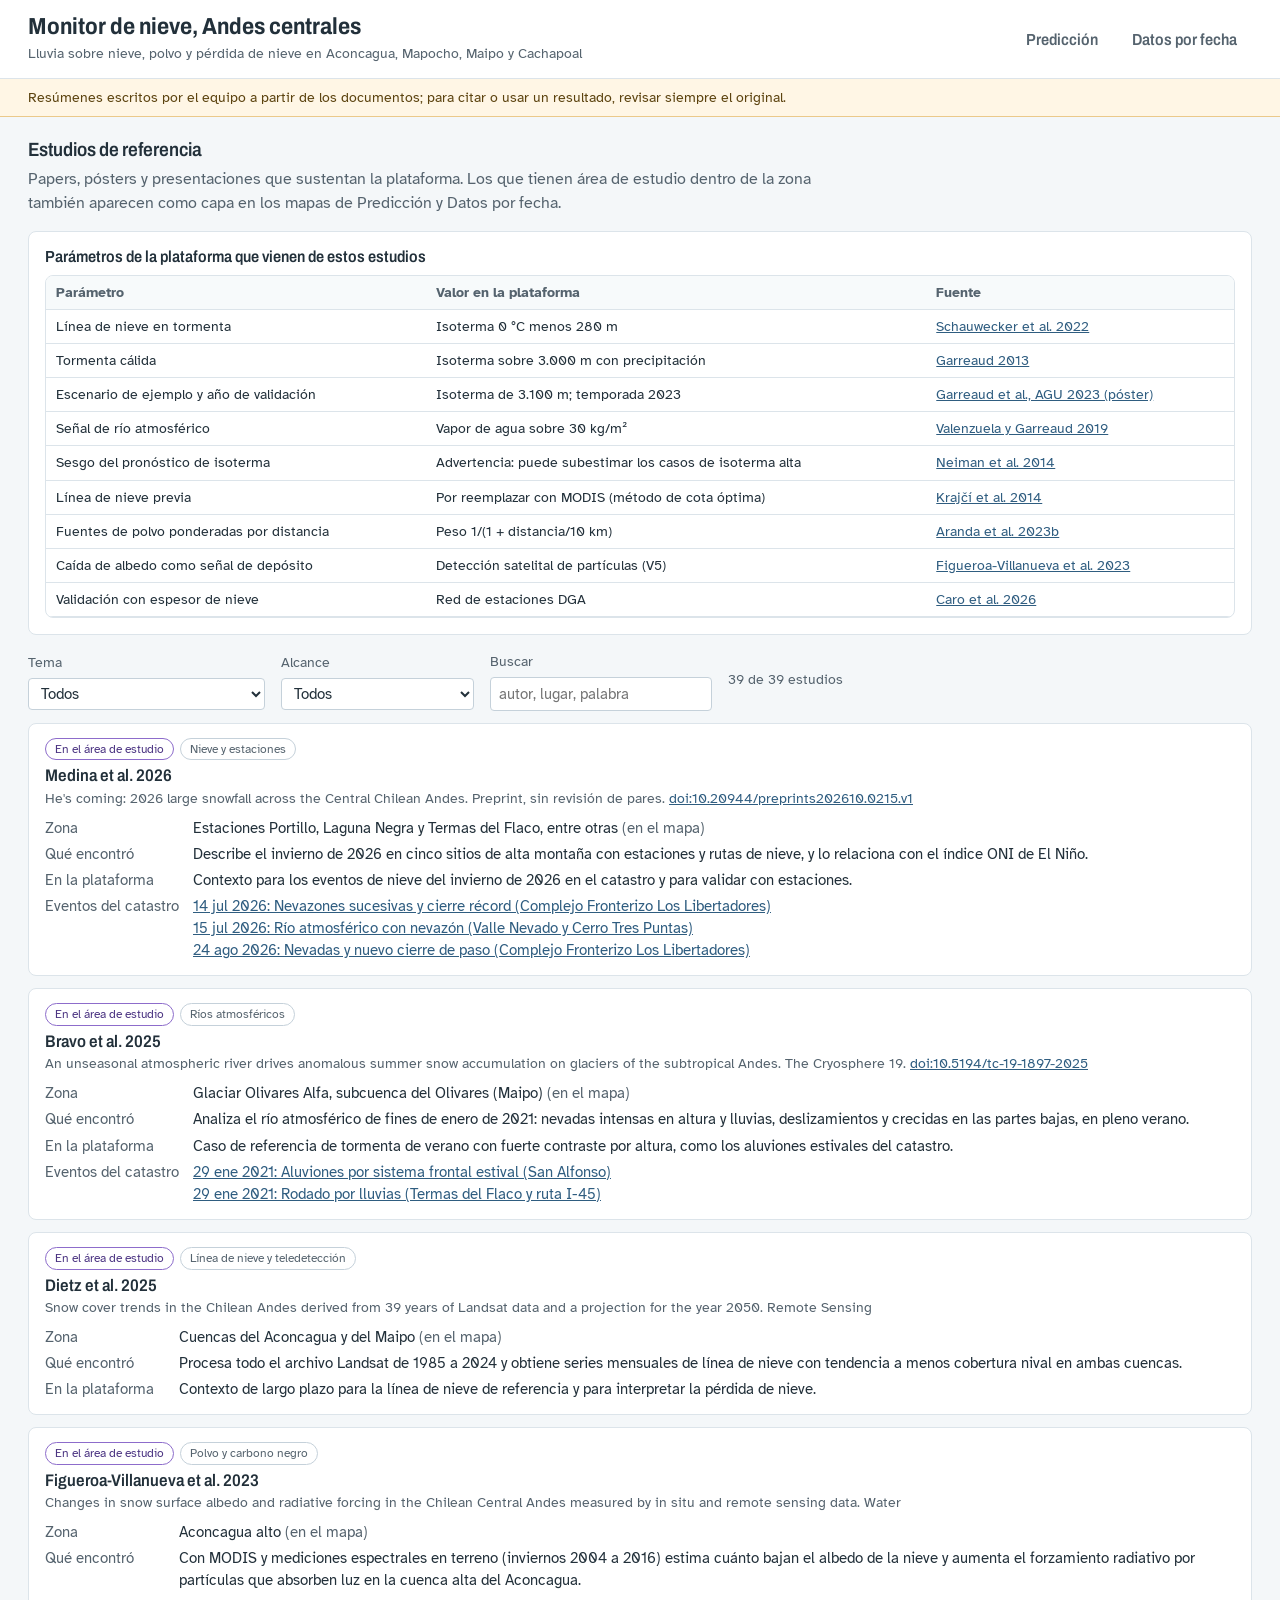
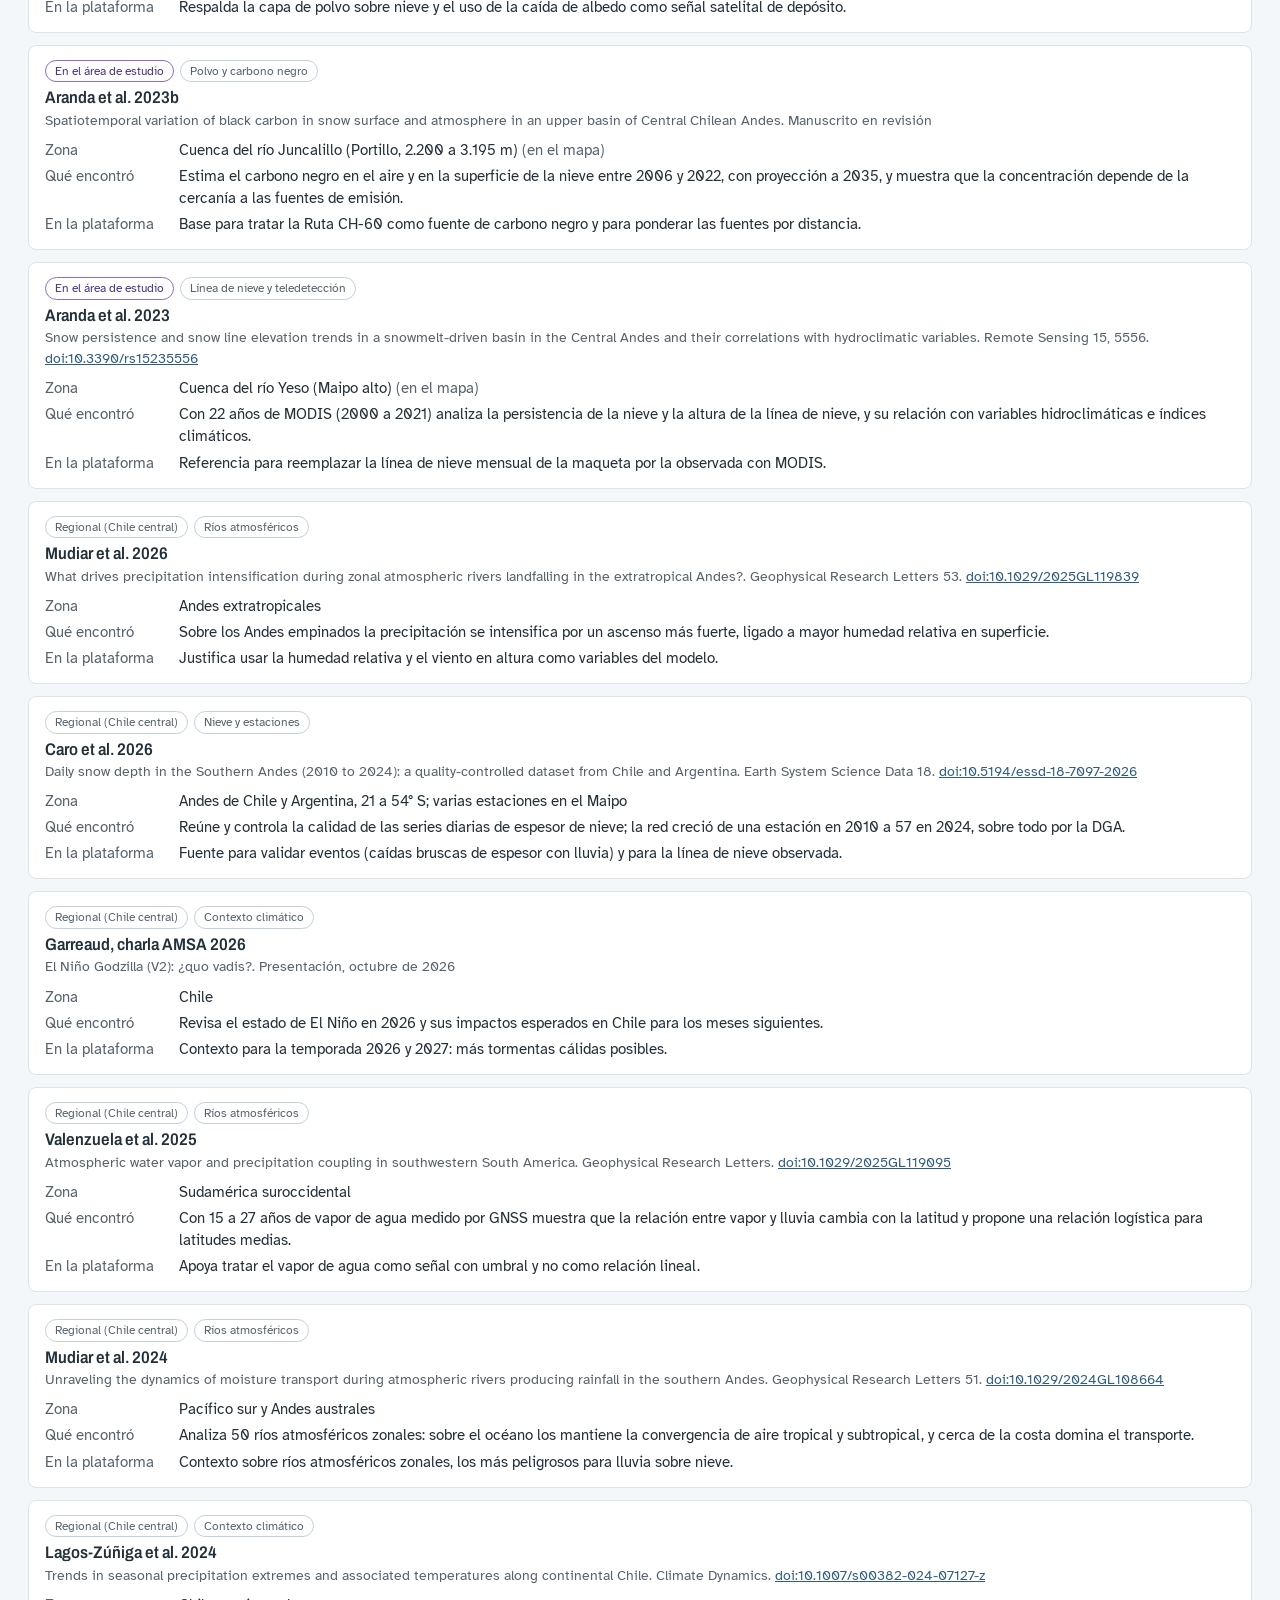
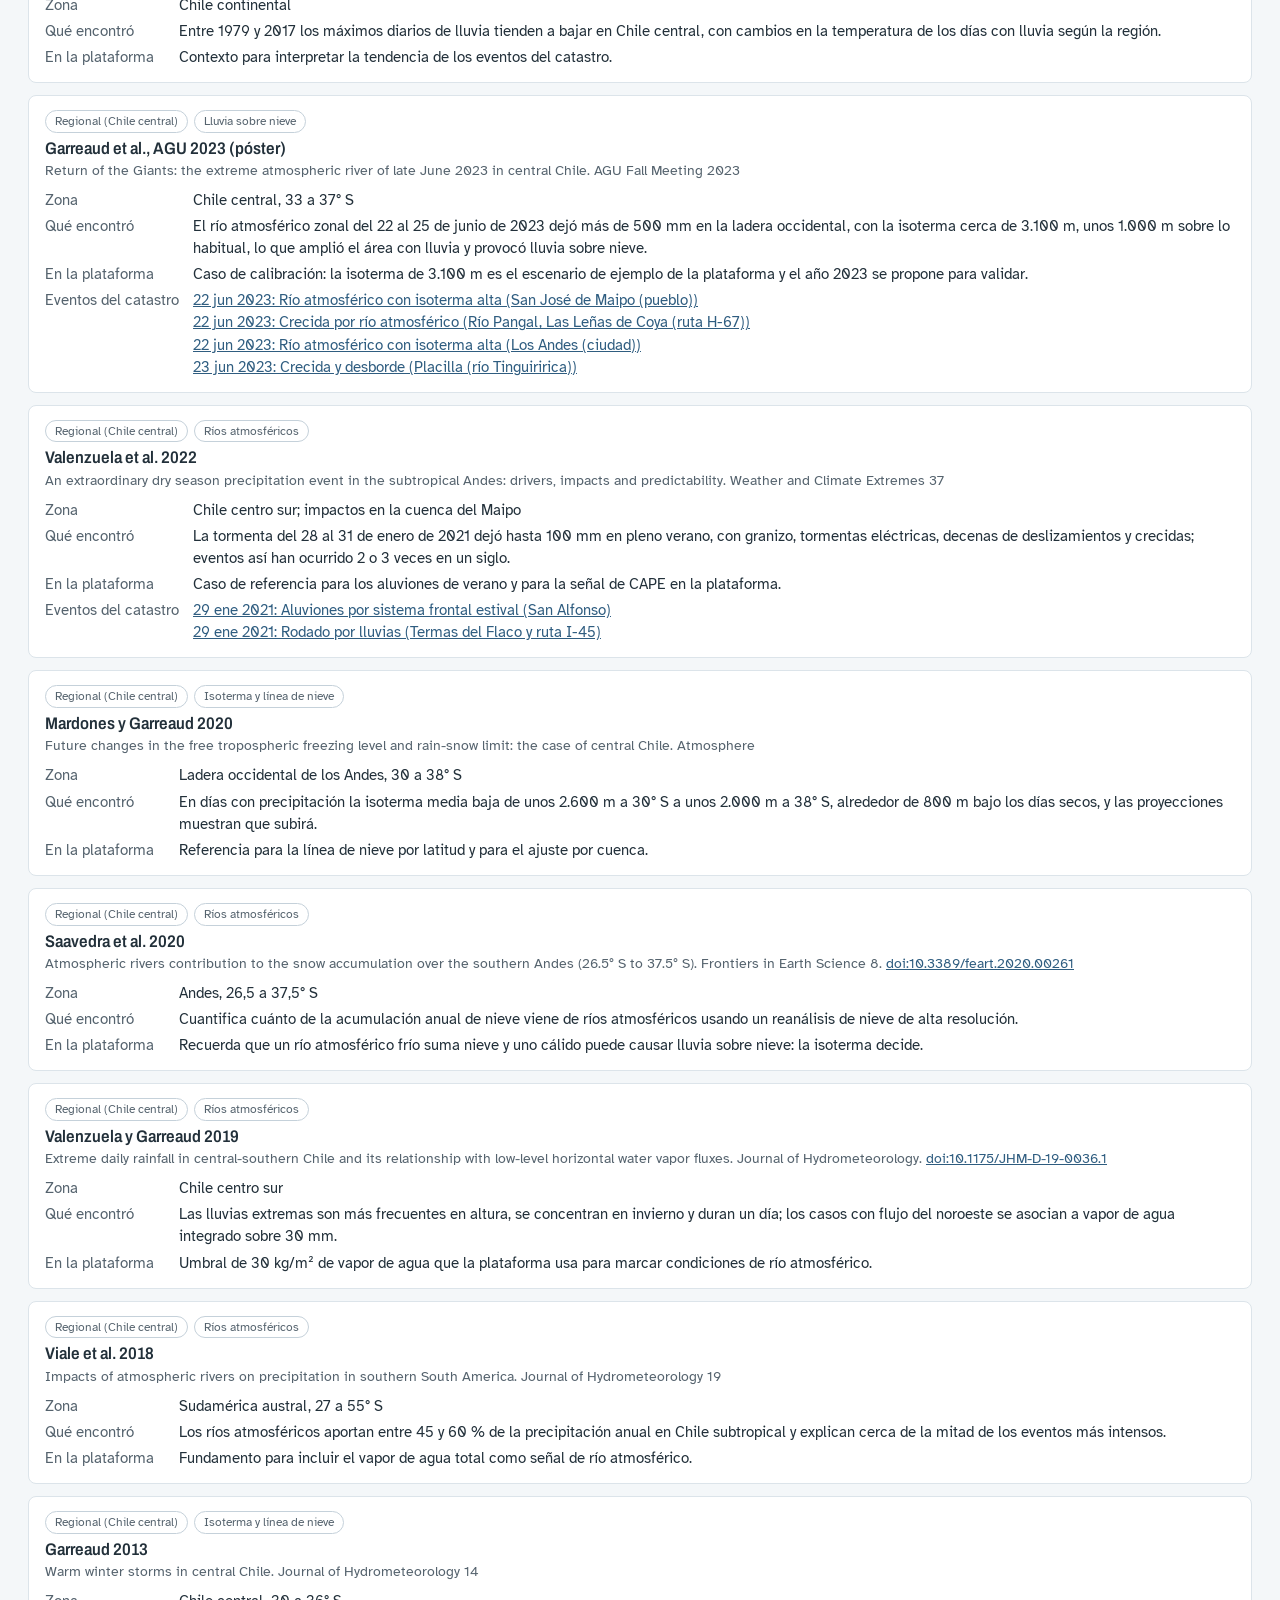
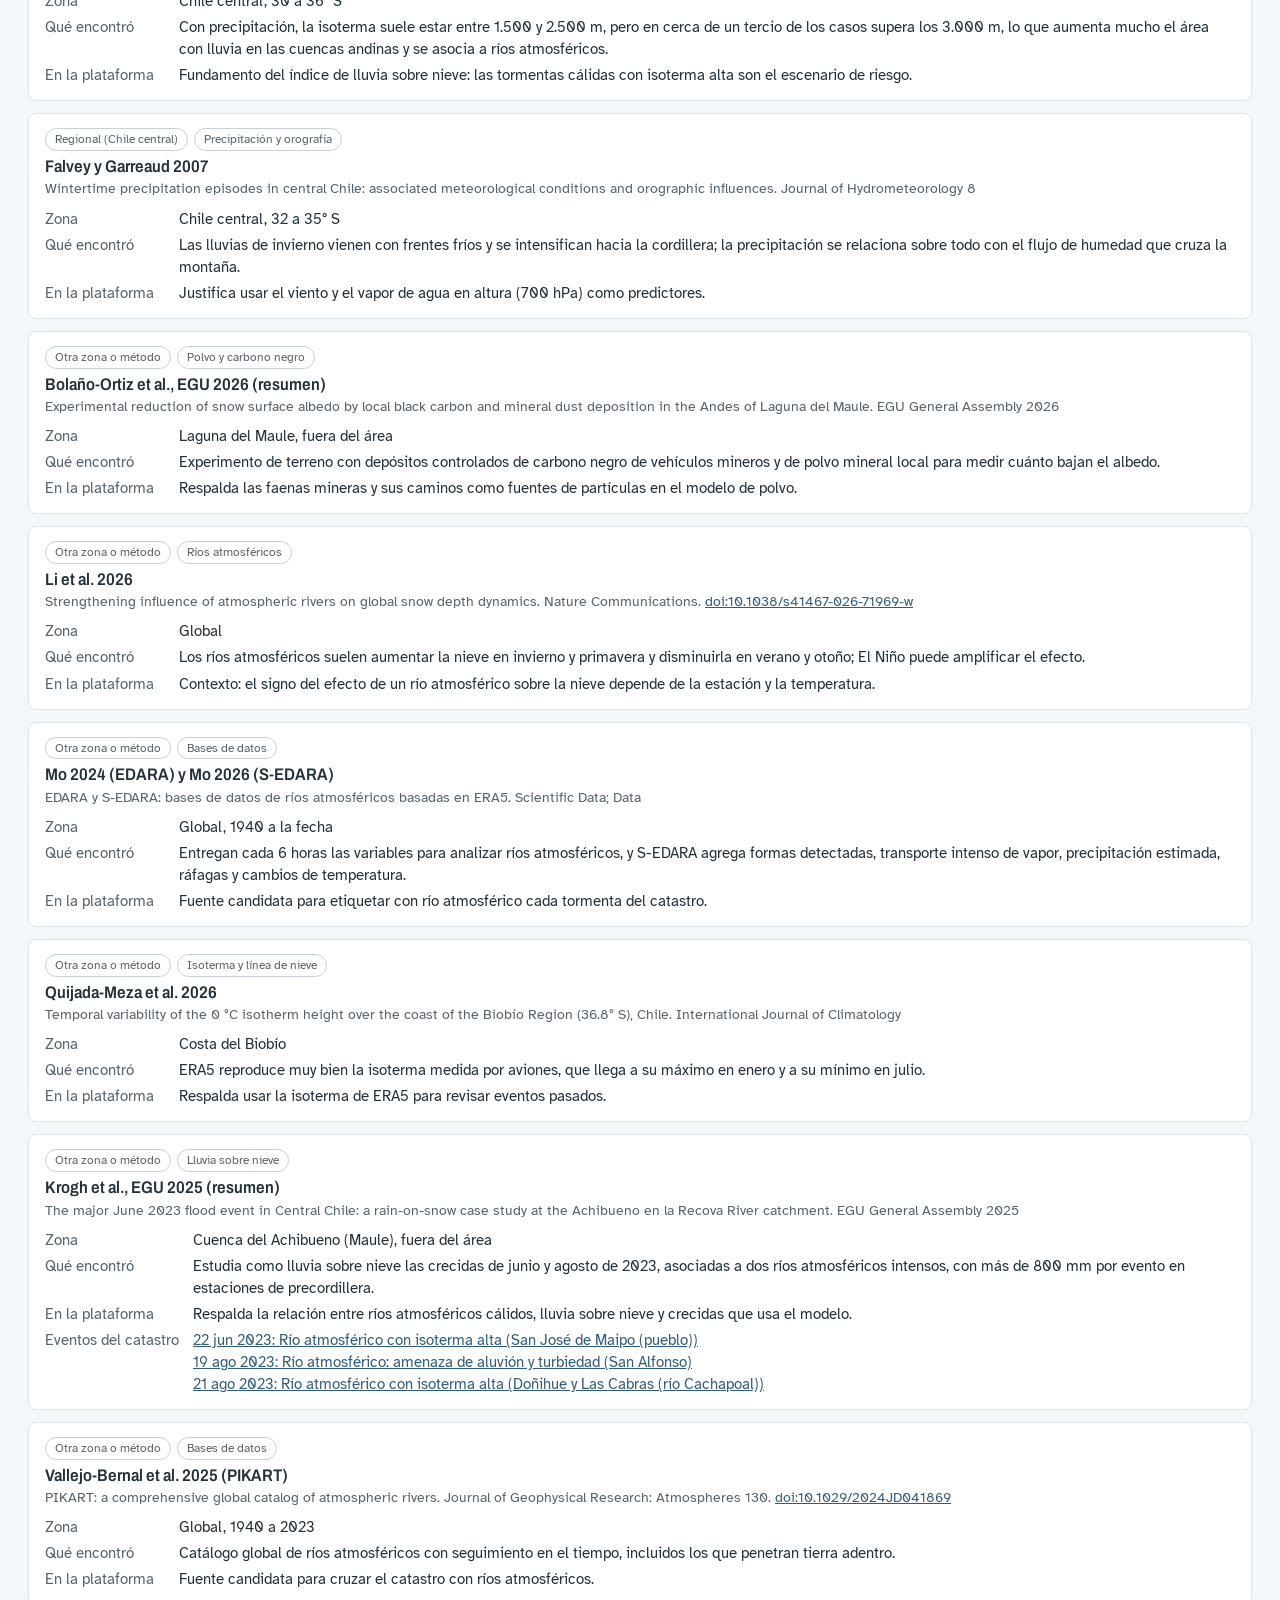
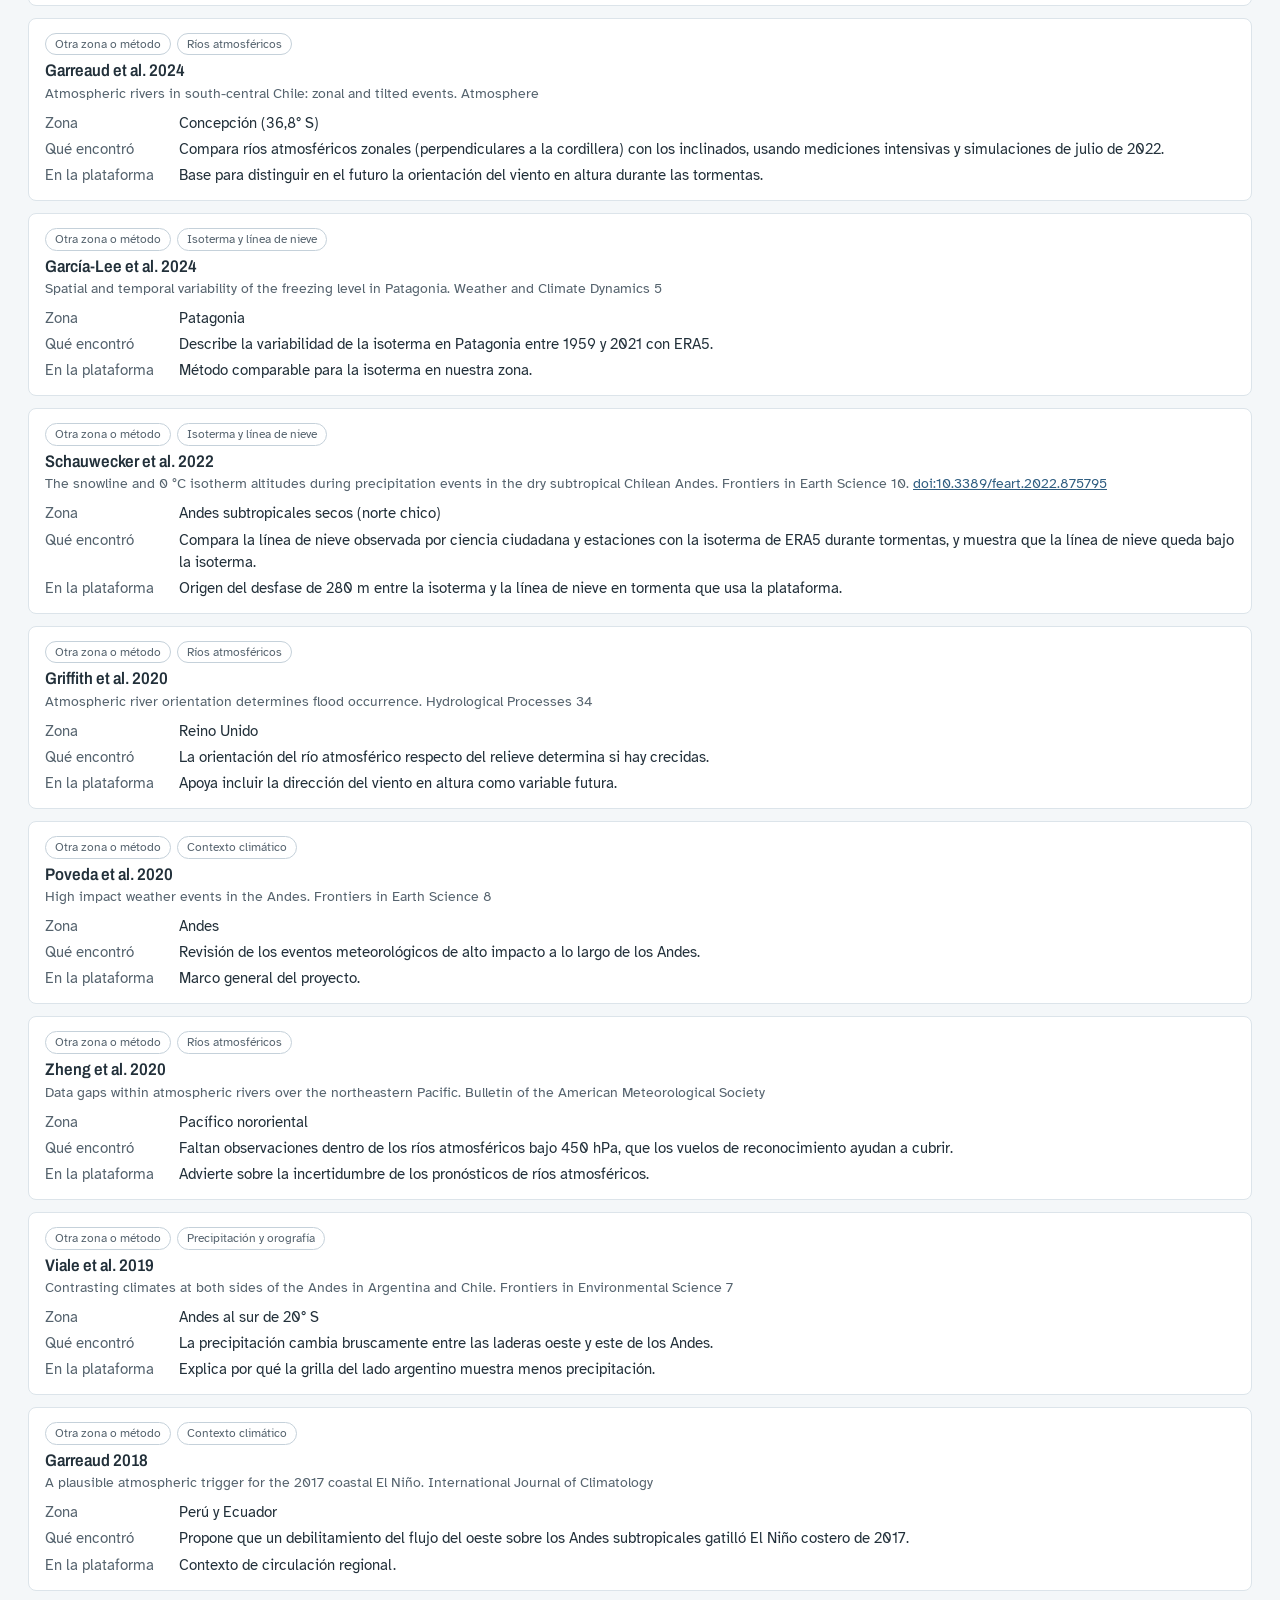
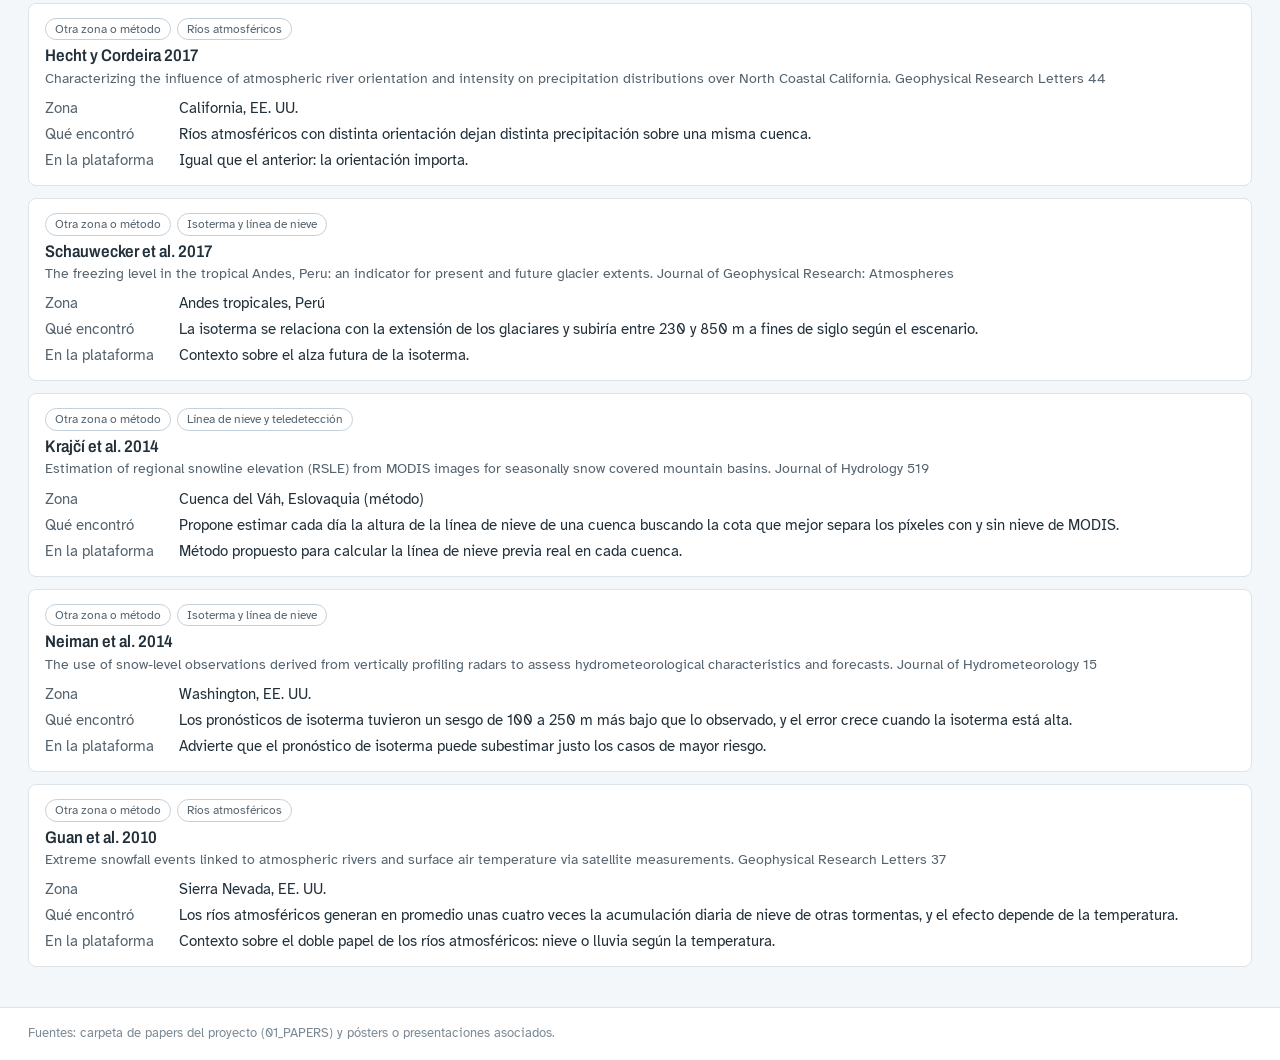
<file: monitor_nieve_sitio (12)/estudios.html>
<!DOCTYPE html>
<html lang="es">
<head>
<meta charset="utf-8">
<meta name="viewport" content="width=device-width, initial-scale=1">
<title>Estudios de referencia, monitor de nieve</title>
<link rel="preconnect" href="https://fonts.googleapis.com">
<link rel="preconnect" href="https://fonts.gstatic.com" crossorigin>
<link href="https://fonts.googleapis.com/css2?family=Archivo:wdth,wght@87.5,500;87.5,600;87.5,700&family=Atkinson+Hyperlegible:wght@400;700&display=swap" rel="stylesheet">
<link rel="stylesheet" href="assets/estilo.css">
<style>
.lista-estudios{display:grid;gap:12px}
.estudio{background:var(--papel);border:1px solid var(--neblina);border-radius:var(--r-m);padding:14px 16px;scroll-margin-top:16px}
.estudio:target{border-color:#8D6CCB;box-shadow:0 0 0 2px #E6DAFA}
.estudio h3{font-size:1.05rem}
.estudio .ref{color:var(--roca-2);font-size:.88rem;margin:2px 0 8px}
.estudio dl{display:grid;grid-template-columns:minmax(120px,auto) 1fr;gap:4px 14px;margin:0;font-size:.92rem}
.estudio dt{color:var(--roca-2)} .estudio dd{margin:0}
.etiquetas{display:flex;flex-wrap:wrap;gap:6px;margin-bottom:6px}
.etiqueta{font-size:.78rem;border-radius:999px;padding:1px 9px;border:1px solid var(--neblina-2);color:var(--roca-2)}
.etiqueta.zona{border-color:#8D6CCB;color:#4B3482}
table.parametros td:first-child{white-space:nowrap}
</style>
</head>
<body>
<p class="aviso" role="note">Resúmenes escritos por el equipo a partir de los documentos; para citar o usar un resultado, revisar siempre el original.</p>
<main class="cuerpo">
  <h2>Estudios de referencia</h2>
  <p class="muted" style="max-width:80ch;margin:6px 0 16px">Papers, pósters y presentaciones que sustentan la plataforma. Los que tienen área de estudio dentro de la zona también aparecen como capa en los mapas de Predicción y Datos por fecha.</p>

  <div class="bloque">
    <h3>Parámetros de la plataforma que vienen de estos estudios</h3>
    <div class="tabla-scroll" style="max-height:none;margin-top:8px"><table class="parametros">
      <thead><tr><th>Parámetro</th><th>Valor en la plataforma</th><th>Fuente</th></tr></thead>
      <tbody id="parametros"></tbody>
    </table></div>
  </div>

  <div class="filtros fila" style="margin:16px 0 12px">
    <label class="campo">Tema <select id="f-tema"><option value="">Todos</option></select></label>
    <label class="campo">Alcance <select id="f-alcance"><option value="">Todos</option></select></label>
    <label class="campo">Buscar <input type="text" id="f-texto" placeholder="autor, lugar, palabra" size="24"></label>
    <span class="muted small" id="cuenta"></span>
  </div>
  <div class="lista-estudios" id="lista"></div>
</main>
<footer class="pie">Fuentes: carpeta de papers del proyecto (01_PAPERS) y pósters o presentaciones asociados.</footer>

<script src="assets/datos.js"></script>
<script src="assets/estudios.js"></script>
<script src="assets/comun.js"></script>
<script>
(function(){
const N = window.NIEVE, E = window.ESTUDIOS, D = window.DATA;
N.encabezado('estudios');
const el = id => document.getElementById(id);
const PARAMETROS = [
  ['Línea de nieve en tormenta', 'Isoterma 0 °C menos 280 m', 'schauwecker2022'],
  ['Tormenta cálida', 'Isoterma sobre 3.000 m con precipitación', 'garreaud2013'],
  ['Escenario de ejemplo y año de validación', 'Isoterma de 3.100 m; temporada 2023', 'agu2023'],
  ['Señal de río atmosférico', 'Vapor de agua sobre 30 kg/m²', 'valenzuela2019'],
  ['Sesgo del pronóstico de isoterma', 'Advertencia: puede subestimar los casos de isoterma alta', 'neiman2014'],
  ['Línea de nieve previa', 'Por reemplazar con MODIS (método de cota óptima)', 'krajci2014'],
  ['Fuentes de polvo ponderadas por distancia', 'Peso 1/(1 + distancia/10 km)', 'aranda2023bc'],
  ['Caída de albedo como señal de depósito', 'Detección satelital de partículas (V5)', 'figueroa2023'],
  ['Validación con espesor de nieve', 'Red de estaciones DGA', 'caro2026']
];
const porId = Object.fromEntries(E.map(e=>[e.id, e]));
el('parametros').innerHTML = PARAMETROS.map(([p,v,id])=>`<tr><td>${p}</td><td>${v}</td><td><a href="#${id}">${N.esc(porId[id].cita)}</a></td></tr>`).join('');
const temas = [...new Set(E.map(e=>e.tema))].sort();
el('f-tema').innerHTML += temas.map(t=>`<option>${N.esc(t)}</option>`).join('');
el('f-alcance').innerHTML += Object.entries(N.ALCANCE).map(([k,v])=>`<option value="${k}">${v}</option>`).join('');
function pintar(){
  const t = el('f-tema').value, a = el('f-alcance').value, q = el('f-texto').value.trim().toLowerCase();
  const orden = {zona:0, regional:1, otra:2};
  const lista = E.filter(e=>(!t || e.tema===t) && (!a || e.alcance===a) && (!q || JSON.stringify(e).toLowerCase().includes(q)))
    .sort((x,y)=>orden[x.alcance]-orden[y.alcance] || y.anio-x.anio);
  el('cuenta').textContent = `${lista.length} de ${E.length} estudios`;
  el('lista').innerHTML = lista.map(e=>{
    const evs = (e.eventos||[]).map(id=>{ const ev = D.cat.find(x=>x.id===id); return ev ? `<a href="fechas.html?evento=${id}">${N.fecha(ev.d0)}: ${N.esc(ev.tipo)} (${N.esc(ev.lugar||ev.sitio)})</a>` : ''; }).filter(Boolean);
    return `<article class="estudio" id="${e.id}">
      <div class="etiquetas"><span class="etiqueta${e.alcance==='zona'?' zona':''}">${N.ALCANCE[e.alcance]}</span><span class="etiqueta">${N.esc(e.tema)}</span></div>
      <h3>${N.esc(e.cita)}</h3>
      <p class="ref">${N.esc(e.titulo)}. ${N.esc(e.revista||'')}${e.doi?`. <a href="https://doi.org/${N.esc(e.doi)}" target="_blank" rel="noopener">doi:${N.esc(e.doi)}</a>`:''}</p>
      <dl>
        <dt>Zona</dt><dd>${N.esc(e.zona)}${e.geom?' <span class="muted">(en el mapa)</span>':''}</dd>
        <dt>Qué encontró</dt><dd>${N.esc(e.hallazgo)}</dd>
        <dt>En la plataforma</dt><dd>${N.esc(e.uso)}</dd>
        ${evs.length ? `<dt>Eventos del catastro</dt><dd>${evs.join('<br>')}</dd>` : ''}
      </dl>
    </article>`;
  }).join('') || '<p class="muted">Ningún estudio coincide con los filtros.</p>';
  if (location.hash){ const x = document.querySelector(location.hash); if (x) x.scrollIntoView({block:'start'}); }
}
['f-tema','f-alcance'].forEach(id=>el(id).addEventListener('change', pintar));
el('f-texto').addEventListener('input', pintar);
pintar();
})();
</script>
</body>
</html>
</file>
<file: monitor_nieve_sitio (12)/assets/estilo.css>
:root{
  --nieve:#F4F7F9; --papel:#FFFFFF; --roca:#22303A; --roca-2:#55636E; --roca-3:#7D8A94;
  --neblina:#DCE4EA; --neblina-2:#C5D1DA; --hielo:#2F5D80; --hielo-claro:#E3EDF4;
  --cat-a:#A8327A; --cat-b:#C26A1A; --cat-c:#2A9D8F; --cat-d:#3F5FB8; --cat-e:#9AA3A8;
  --e1:#A9C3D6; --e2:#6F97B6; --e3:#3F6E93; --e4:#1F4766;
  --fuente:#6B4A2A; --rio:#5FC0F0; --camino:#F1DDAE; --borde-cuenca:#FFFFFF; --estudio:#C9A8F5;
  --riesgo-alto:#B4232C; --riesgo-medio:#B97A0F; --riesgo-bajo:#3B7D4F;
  --r-s:4px; --r-m:8px;
}
*{box-sizing:border-box}
html,body{margin:0}
body{background:var(--nieve);color:var(--roca);font:16px/1.5 "Atkinson Hyperlegible",system-ui,sans-serif}
h1,h2,h3{font-family:"Archivo",system-ui,sans-serif;font-stretch:87.5%;margin:0;line-height:1.15}
h1{font-size:1.45rem;font-weight:700}
h2{font-size:1.2rem;font-weight:600}
h3{font-size:1rem;font-weight:600}
p{margin:0}
a{color:var(--hielo)}
:focus-visible{outline:3px solid var(--hielo);outline-offset:2px}
.num{font-family:"Archivo",sans-serif;font-variant-numeric:tabular-nums;font-stretch:87.5%}
.muted{color:var(--roca-2)}
.small{font-size:.86rem}

/* Encabezado y navegación */
.top{display:flex;align-items:center;justify-content:space-between;gap:16px 28px;flex-wrap:wrap;padding:14px 28px;background:var(--papel);border-bottom:1px solid var(--neblina)}
.marca{display:flex;flex-direction:column;gap:2px}
.marca .sub{color:var(--roca-2);font-size:.9rem}
.nav{display:flex;gap:4px;flex-wrap:wrap}
.nav a{font:600 1rem "Archivo",sans-serif;font-stretch:87.5%;text-decoration:none;color:var(--roca-2);padding:8px 14px;border-radius:999px;border:1px solid transparent}
.nav a:hover{background:var(--hielo-claro);color:var(--roca)}
.nav a[aria-current=page]{background:var(--roca);color:#fff}
.aviso{background:#FFF6E5;border-bottom:1px solid #EBC98A;color:#5C430F;padding:8px 28px;font-size:.88rem}

/* Diseño general */
.dos-col{display:grid;grid-template-columns:minmax(0,2fr) minmax(330px,1fr);border-bottom:1px solid var(--neblina)}
.mapa{height:calc(100vh - 120px);min-height:620px;background:#1E2A30}
.panel{background:var(--papel);border-left:1px solid var(--neblina);padding:20px 24px;display:flex;flex-direction:column;gap:16px;min-width:0}
.cuerpo{padding:22px 28px 40px;max-width:1320px}
.bloque{background:var(--papel);border:1px solid var(--neblina);border-radius:var(--r-m);padding:16px;margin-bottom:14px;position:relative;min-width:0}
.bloque > h3{margin-bottom:4px}
.nota{background:var(--hielo-claro);border-radius:var(--r-m);padding:10px 14px;font-size:.9rem}
.error{background:#FBEAEA;border:1px solid #E5B4B7;color:#7A1C22;border-radius:var(--r-m);padding:8px 12px;font-size:.88rem}
.fila{display:flex;flex-wrap:wrap;gap:10px 16px;align-items:center}
.grid-2{display:grid;grid-template-columns:repeat(auto-fit,minmax(320px,1fr));gap:14px}

/* Controles */
label.campo{display:grid;gap:4px;font-size:.9rem;color:var(--roca-2)}
select,input[type=text],input[type=number],input[type=password],input[type=date]{font:inherit;font-size:.92rem;padding:5px 8px;border:1px solid var(--neblina-2);border-radius:var(--r-s);background:var(--papel);color:var(--roca)}
input[type=number]{width:6.5em}
button.btn{font:600 .92rem "Archivo",sans-serif;font-stretch:87.5%;border:1px solid var(--roca);background:var(--roca);color:#fff;border-radius:var(--r-s);padding:6px 12px;cursor:pointer}
button.btn.sec{background:var(--papel);color:var(--roca);border-color:var(--neblina-2)}
.segmentado{display:inline-flex;border:1px solid var(--neblina-2);border-radius:999px;overflow:hidden}
.segmentado button{font:inherit;font-size:.88rem;border:0;background:var(--papel);padding:4px 12px;cursor:pointer;color:var(--roca)}
.segmentado button[aria-pressed=true]{background:var(--roca);color:#fff}
.toggle{font:inherit;font-size:.86rem;border:1px solid var(--neblina-2);background:var(--papel);border-radius:999px;padding:3px 11px;cursor:pointer;display:inline-flex;align-items:center;gap:6px;color:var(--roca)}
.toggle[aria-pressed=true]{background:var(--roca);color:#fff;border-color:var(--roca)}
.punto{width:10px;height:10px;border-radius:50%;display:inline-block;flex:none}
.cuadro{width:11px;height:11px;border-radius:2px;display:inline-block;flex:none}
.linea{width:16px;height:3px;border-radius:2px;display:inline-block;flex:none}
details > summary{cursor:pointer;color:var(--hielo);font-weight:700}

/* Chips de nivel */
.chip{display:inline-flex;align-items:center;gap:6px;border-radius:999px;padding:2px 10px;font-size:.82rem;font-weight:700;border:1px solid currentColor;white-space:nowrap}
.chip .ico{width:8px;height:8px;border-radius:50%;background:currentColor}
.r-alto{color:var(--riesgo-alto)} .r-medio{color:var(--riesgo-medio)} .r-bajo{color:var(--riesgo-bajo)} .r-nd{color:var(--roca-3)}

/* Gráficos */
.leyenda{display:flex;flex-wrap:wrap;gap:4px 16px;font-size:.84rem;color:var(--roca-2);margin:4px 0 6px}
.leyenda span{display:inline-flex;align-items:center;gap:6px}
.lienzo{overflow-x:auto;position:relative}
.lienzo svg{display:block;width:100%;min-width:480px;height:auto}
svg text{font-family:"Atkinson Hyperlegible",sans-serif}
.tooltip{position:absolute;pointer-events:none;background:var(--roca);color:#fff;font-size:.82rem;padding:6px 9px;border-radius:var(--r-s);white-space:nowrap;opacity:0;transform:translate(-50%,-115%);z-index:5}
.tooltip.on{opacity:1}

/* Tablas */
.tabla-scroll{max-height:460px;overflow:auto;border:1px solid var(--neblina);border-radius:var(--r-m);background:var(--papel)}
table{border-collapse:collapse;width:100%;font-size:.88rem}
th,td{text-align:left;padding:6px 10px;border-bottom:1px solid var(--neblina);vertical-align:top}
th{font-weight:700;color:var(--roca-2);background:#F7FAFB;position:sticky;top:0;z-index:1}
th button{font:inherit;background:none;border:0;padding:0;color:inherit;cursor:pointer;font-weight:700}
tbody tr.sel{background:var(--hielo-claro)}
tbody tr.clic{cursor:pointer}
tbody tr.clic:hover{background:#F2F6F9}

/* Mapa */
.leaflet-container{font:inherit}
.capas-mapa{overflow-y:auto;overscroll-behavior:contain;background:var(--papel);padding:8px 10px;border-radius:var(--r-s);font-size:.82rem;line-height:1.6;box-shadow:0 1px 3px rgba(34,48,58,.2);max-width:250px}
.capas-mapa label{display:flex;align-items:center;gap:6px;cursor:pointer}
.capas-mapa .estado-capa{color:var(--roca-3);font-size:.76rem;margin-left:22px;line-height:1.3;overflow-wrap:anywhere}
.capas-mapa summary{font-weight:700;color:var(--roca);position:sticky;top:-8px;background:var(--papel);padding:2px 0;z-index:1}
.leaflet-control-layers{font-size:.84rem}
.etq-cuenca{font:600 .82rem "Archivo",sans-serif;font-stretch:87.5%;background:var(--papel);border:2px solid;border-radius:var(--r-s);padding:1px 7px;white-space:nowrap;box-shadow:0 1px 2px rgba(34,48,58,.25);transform:translate(-50%,-50%)}
.mk-faena{width:11px;height:11px;background:#B07A2A;border:1.5px solid #fff;transform:rotate(45deg);box-shadow:0 0 0 1px #6B4A2A;margin:1px}
.mk-faena.inactiva{background:#fff;box-shadow:0 0 0 1.5px #B07A2A}
.mk-relave{width:9px;height:9px;border-radius:50%;background:#fff;border:2.5px solid #6B4A2A}
.mk-volcan{width:0;height:0;border-left:8px solid transparent;border-right:8px solid transparent;border-bottom:14px solid var(--roca);filter:drop-shadow(0 0 1px #fff) drop-shadow(0 0 1px #fff)}
.chip-estudio{font:600 .72rem "Archivo",sans-serif;font-stretch:87.5%;background:#fff;color:#4B3482;border:1.5px dashed #8D6CCB;border-radius:var(--r-s);padding:0 5px;white-space:nowrap;transform:translate(-50%,-50%);cursor:pointer}
.mk-fuente{width:13px;height:13px;background:var(--fuente);border:2px solid #fff;border-radius:2px;box-shadow:0 0 0 1px var(--fuente)}
.leaflet-popup-content{font-size:.86rem;line-height:1.45}
.pop-titulo{font-family:"Archivo",sans-serif;font-stretch:87.5%;font-weight:600;font-size:.95rem;margin-bottom:2px}

.pie{color:var(--roca-3);font-size:.82rem;padding:16px 28px;border-top:1px solid var(--neblina);background:var(--papel)}

@media (max-width:1000px){
  .dos-col{grid-template-columns:1fr}
  .panel{border-left:0;border-top:1px solid var(--neblina)}
  .mapa{min-height:440px;height:70vh}
}
@media (max-width:560px){
  .top,.cuerpo,.aviso,.pie{padding-left:16px;padding-right:16px}
  .panel{padding:16px}
}
@media (prefers-reduced-motion:reduce){*{transition:none!important;animation:none!important}}

/* Interruptor de info de papers */
.interruptor{display:inline-flex;align-items:center;gap:6px;font:600 .95rem "Archivo",sans-serif;font-stretch:87.5%;color:var(--roca-2);padding:8px 12px;border-radius:999px;border:1px solid var(--roca-3);cursor:pointer;margin-left:6px}
.interruptor input{accent-color:var(--roca);width:16px;height:16px;margin:0}
body.con-papers .interruptor{background:var(--hielo-claro);color:var(--roca)}
body:not(.con-papers) .info-papers{display:none !important}
.capas-mapa .control-capa{margin-left:22px}
.capas-mapa .control-capa select{font:inherit;font-size:.8rem;margin:2px 0 4px;max-width:200px;padding:2px 4px;border:1px solid var(--neblina-2);border-radius:4px;background:var(--papel)}
</file>
